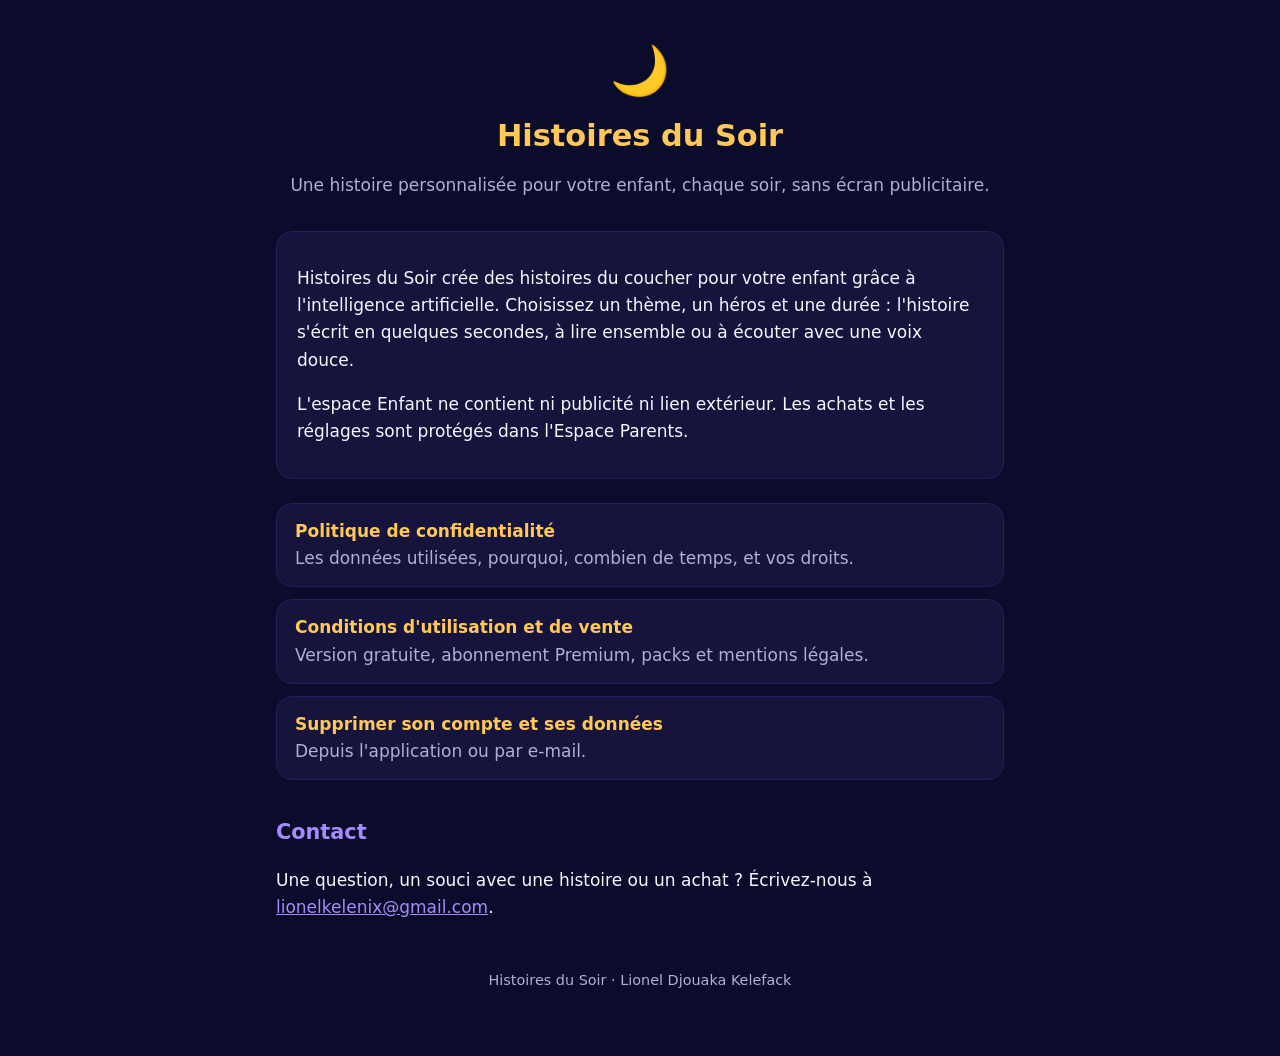
<file: index.html>
<!doctype html>
<html lang="fr">
<head>
  <meta charset="utf-8">
  <meta name="viewport" content="width=device-width, initial-scale=1">
  <title>Histoires du Soir</title>
  <meta name="description" content="Histoires du Soir : des histoires personnalisées pour endormir votre enfant, à lire ou à écouter, sans publicité.">
  <link rel="stylesheet" href="style.css">
</head>
<body>
<main>
  <header>
    <div class="lune" aria-hidden="true">🌙</div>
    <h1>Histoires du Soir</h1>
    <p class="doux">Une histoire personnalisée pour votre enfant, chaque soir, sans écran publicitaire.</p>
  </header>

  <div class="carte">
    <p>Histoires du Soir crée des histoires du coucher pour votre enfant grâce à l'intelligence
      artificielle. Choisissez un thème, un héros et une durée : l'histoire s'écrit en quelques
      secondes, à lire ensemble ou à écouter avec une voix douce.</p>
    <p>L'espace Enfant ne contient ni publicité ni lien extérieur. Les achats et les réglages sont
      protégés dans l'Espace Parents.</p>
  </div>

  <nav class="liens" aria-label="Informations">
    <a href="confidentialite.html"><strong>Politique de confidentialité</strong><br>
      <span class="doux">Les données utilisées, pourquoi, combien de temps, et vos droits.</span></a>
    <a href="conditions.html"><strong>Conditions d'utilisation et de vente</strong><br>
      <span class="doux">Version gratuite, abonnement Premium, packs et mentions légales.</span></a>
    <a href="suppression-compte.html"><strong>Supprimer son compte et ses données</strong><br>
      <span class="doux">Depuis l'application ou par e-mail.</span></a>
  </nav>

  <h2>Contact</h2>
  <p>Une question, un souci avec une histoire ou un achat ? Écrivez-nous à
    <a href="mailto:lionelkelenix@gmail.com">lionelkelenix@gmail.com</a>.</p>

  <footer>Histoires du Soir · Lionel Djouaka Kelefack</footer>
</main>
</body>
</html>
</file>
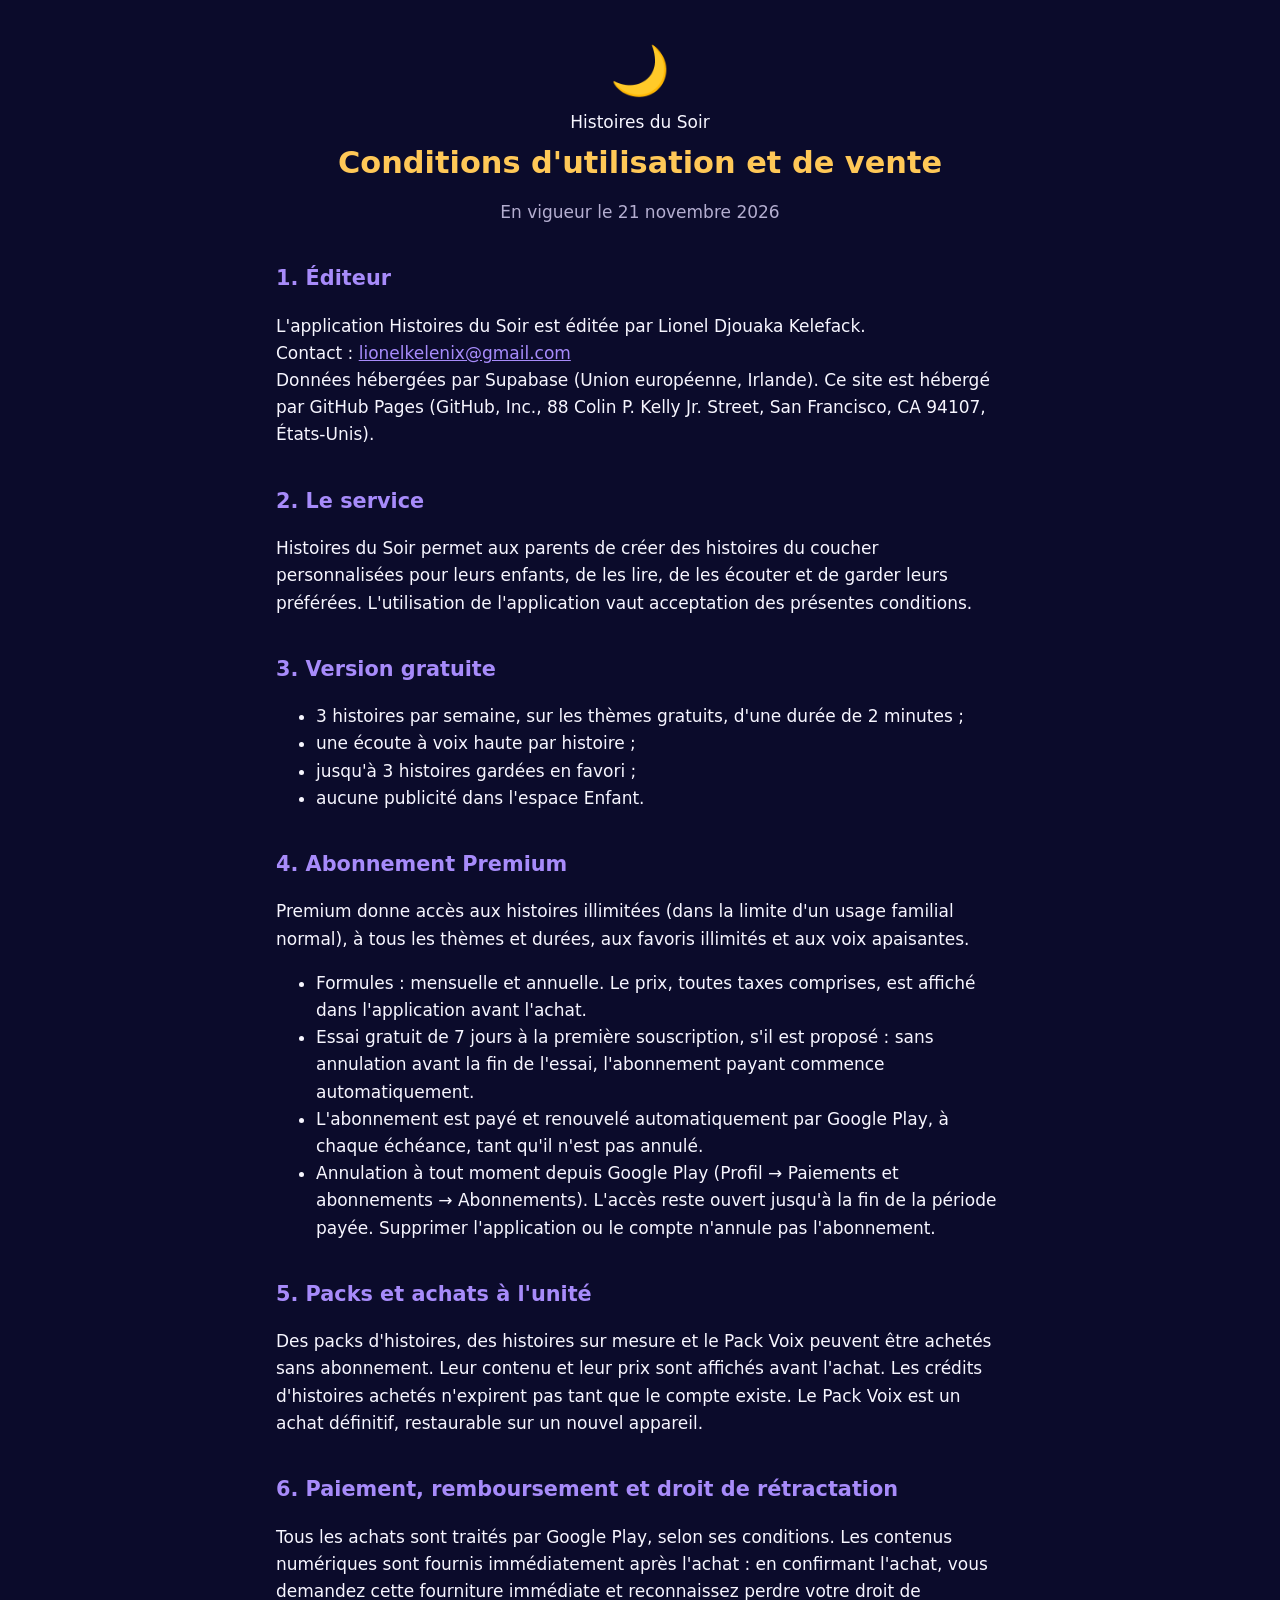
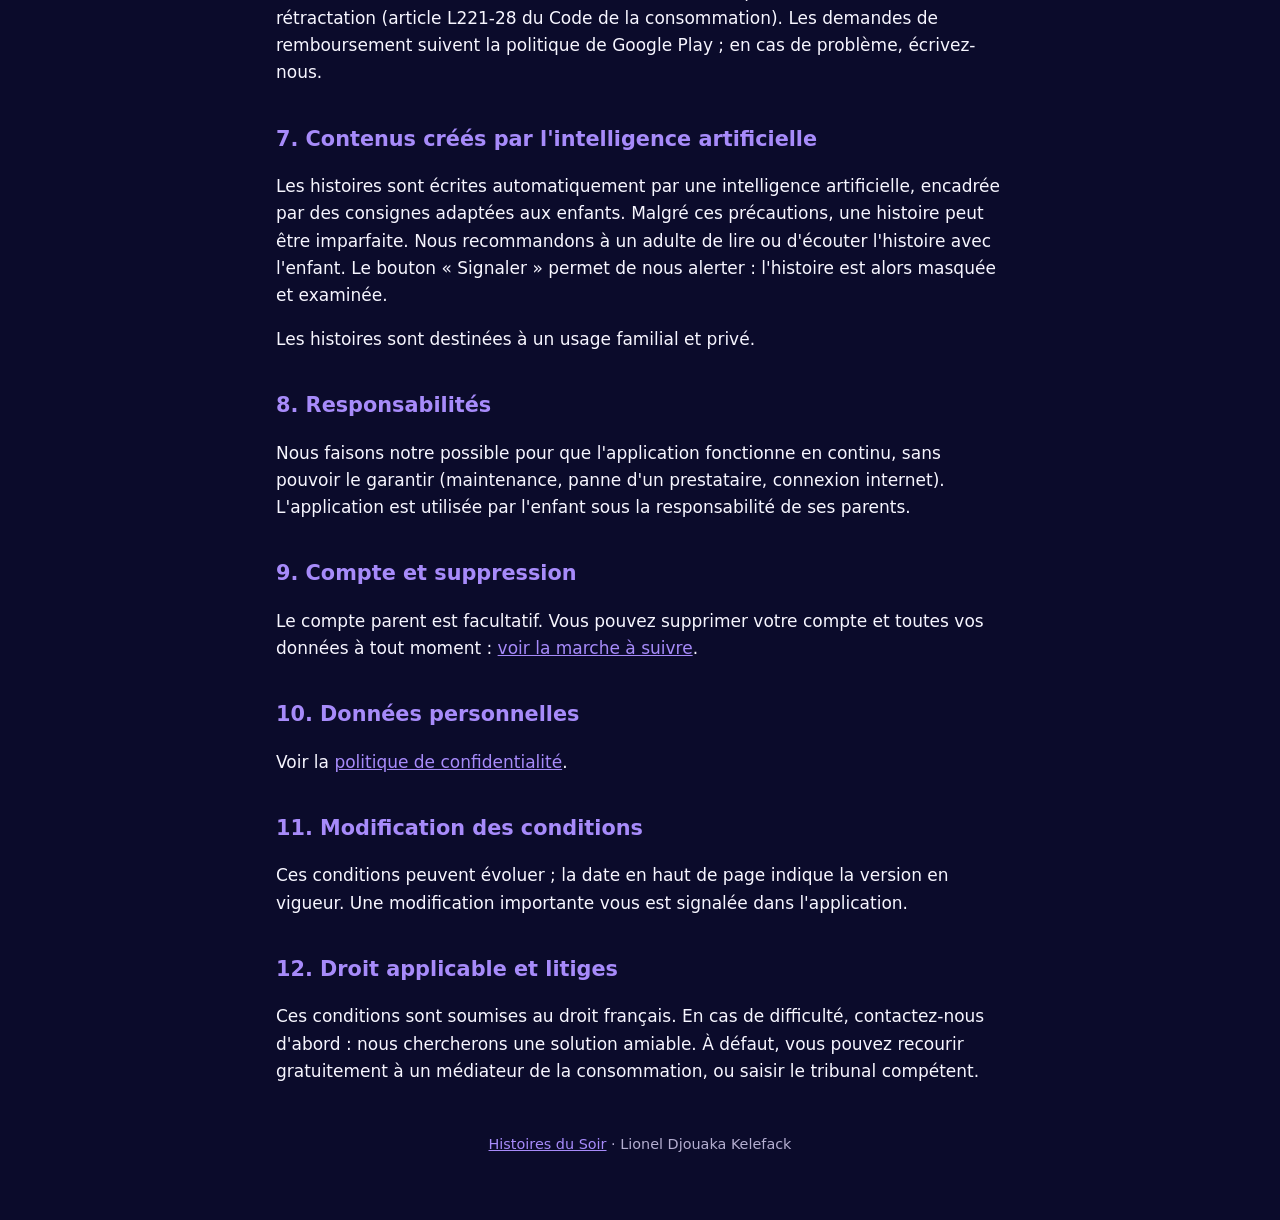
<file: conditions.html>
<!doctype html>
<html lang="fr">
<head>
  <meta charset="utf-8">
  <meta name="viewport" content="width=device-width, initial-scale=1">
  <title>Conditions d'utilisation et de vente · Histoires du Soir</title>
  <link rel="stylesheet" href="style.css">
</head>
<body>
<main>
  <header>
    <a href="index.html"><div class="lune" aria-hidden="true">🌙</div>Histoires du Soir</a>
    <h1>Conditions d'utilisation et de vente</h1>
    <p class="doux">En vigueur le 21 novembre 2026</p>
  </header>

  <h2>1. Éditeur</h2>
  <p>L'application Histoires du Soir est éditée par Lionel Djouaka Kelefack.<br>
    Contact : <a href="mailto:lionelkelenix@gmail.com">lionelkelenix@gmail.com</a><br>
    Données hébergées par Supabase (Union européenne, Irlande). Ce site est hébergé par GitHub Pages
    (GitHub, Inc., 88 Colin P. Kelly Jr. Street, San Francisco, CA 94107, États-Unis).</p>

  <h2>2. Le service</h2>
  <p>Histoires du Soir permet aux parents de créer des histoires du coucher personnalisées pour
    leurs enfants, de les lire, de les écouter et de garder leurs préférées. L'utilisation de
    l'application vaut acceptation des présentes conditions.</p>

  <h2>3. Version gratuite</h2>
  <ul>
    <li>3 histoires par semaine, sur les thèmes gratuits, d'une durée de 2 minutes ;</li>
    <li>une écoute à voix haute par histoire ;</li>
    <li>jusqu'à 3 histoires gardées en favori ;</li>
    <li>aucune publicité dans l'espace Enfant.</li>
  </ul>

  <h2>4. Abonnement Premium</h2>
  <p>Premium donne accès aux histoires illimitées (dans la limite d'un usage familial normal),
    à tous les thèmes et durées, aux favoris illimités et aux voix apaisantes.</p>
  <ul>
    <li>Formules : mensuelle et annuelle. Le prix, toutes taxes comprises, est affiché dans
      l'application avant l'achat.</li>
    <li>Essai gratuit de 7 jours à la première souscription, s'il est proposé : sans annulation
      avant la fin de l'essai, l'abonnement payant commence automatiquement.</li>
    <li>L'abonnement est payé et renouvelé automatiquement par Google Play, à chaque échéance,
      tant qu'il n'est pas annulé.</li>
    <li>Annulation à tout moment depuis Google Play (Profil → Paiements et abonnements →
      Abonnements). L'accès reste ouvert jusqu'à la fin de la période payée. Supprimer
      l'application ou le compte n'annule pas l'abonnement.</li>
  </ul>

  <h2>5. Packs et achats à l'unité</h2>
  <p>Des packs d'histoires, des histoires sur mesure et le Pack Voix peuvent être achetés sans
    abonnement. Leur contenu et leur prix sont affichés avant l'achat. Les crédits d'histoires
    achetés n'expirent pas tant que le compte existe. Le Pack Voix est un achat définitif,
    restaurable sur un nouvel appareil.</p>

  <h2>6. Paiement, remboursement et droit de rétractation</h2>
  <p>Tous les achats sont traités par Google Play, selon ses conditions. Les contenus numériques
    sont fournis immédiatement après l'achat : en confirmant l'achat, vous demandez cette fourniture
    immédiate et reconnaissez perdre votre droit de rétractation (article L221-28 du Code de la
    consommation). Les demandes de remboursement suivent la politique de Google Play ; en cas de
    problème, écrivez-nous.</p>

  <h2>7. Contenus créés par l'intelligence artificielle</h2>
  <p>Les histoires sont écrites automatiquement par une intelligence artificielle, encadrée par des
    consignes adaptées aux enfants. Malgré ces précautions, une histoire peut être imparfaite. Nous
    recommandons à un adulte de lire ou d'écouter l'histoire avec l'enfant. Le bouton « Signaler »
    permet de nous alerter : l'histoire est alors masquée et examinée.</p>
  <p>Les histoires sont destinées à un usage familial et privé.</p>

  <h2>8. Responsabilités</h2>
  <p>Nous faisons notre possible pour que l'application fonctionne en continu, sans pouvoir le
    garantir (maintenance, panne d'un prestataire, connexion internet). L'application est utilisée
    par l'enfant sous la responsabilité de ses parents.</p>

  <h2>9. Compte et suppression</h2>
  <p>Le compte parent est facultatif. Vous pouvez supprimer votre compte et toutes vos données à
    tout moment : <a href="suppression-compte.html">voir la marche à suivre</a>.</p>

  <h2>10. Données personnelles</h2>
  <p>Voir la <a href="confidentialite.html">politique de confidentialité</a>.</p>

  <h2>11. Modification des conditions</h2>
  <p>Ces conditions peuvent évoluer ; la date en haut de page indique la version en vigueur. Une
    modification importante vous est signalée dans l'application.</p>

  <h2>12. Droit applicable et litiges</h2>
  <p>Ces conditions sont soumises au droit français. En cas de difficulté, contactez-nous d'abord :
    nous chercherons une solution amiable. À défaut, vous pouvez recourir gratuitement à un
    médiateur de la consommation, ou saisir le tribunal compétent.</p>

  <footer><a href="index.html">Histoires du Soir</a> · Lionel Djouaka Kelefack</footer>
</main>
</body>
</html>
</file>
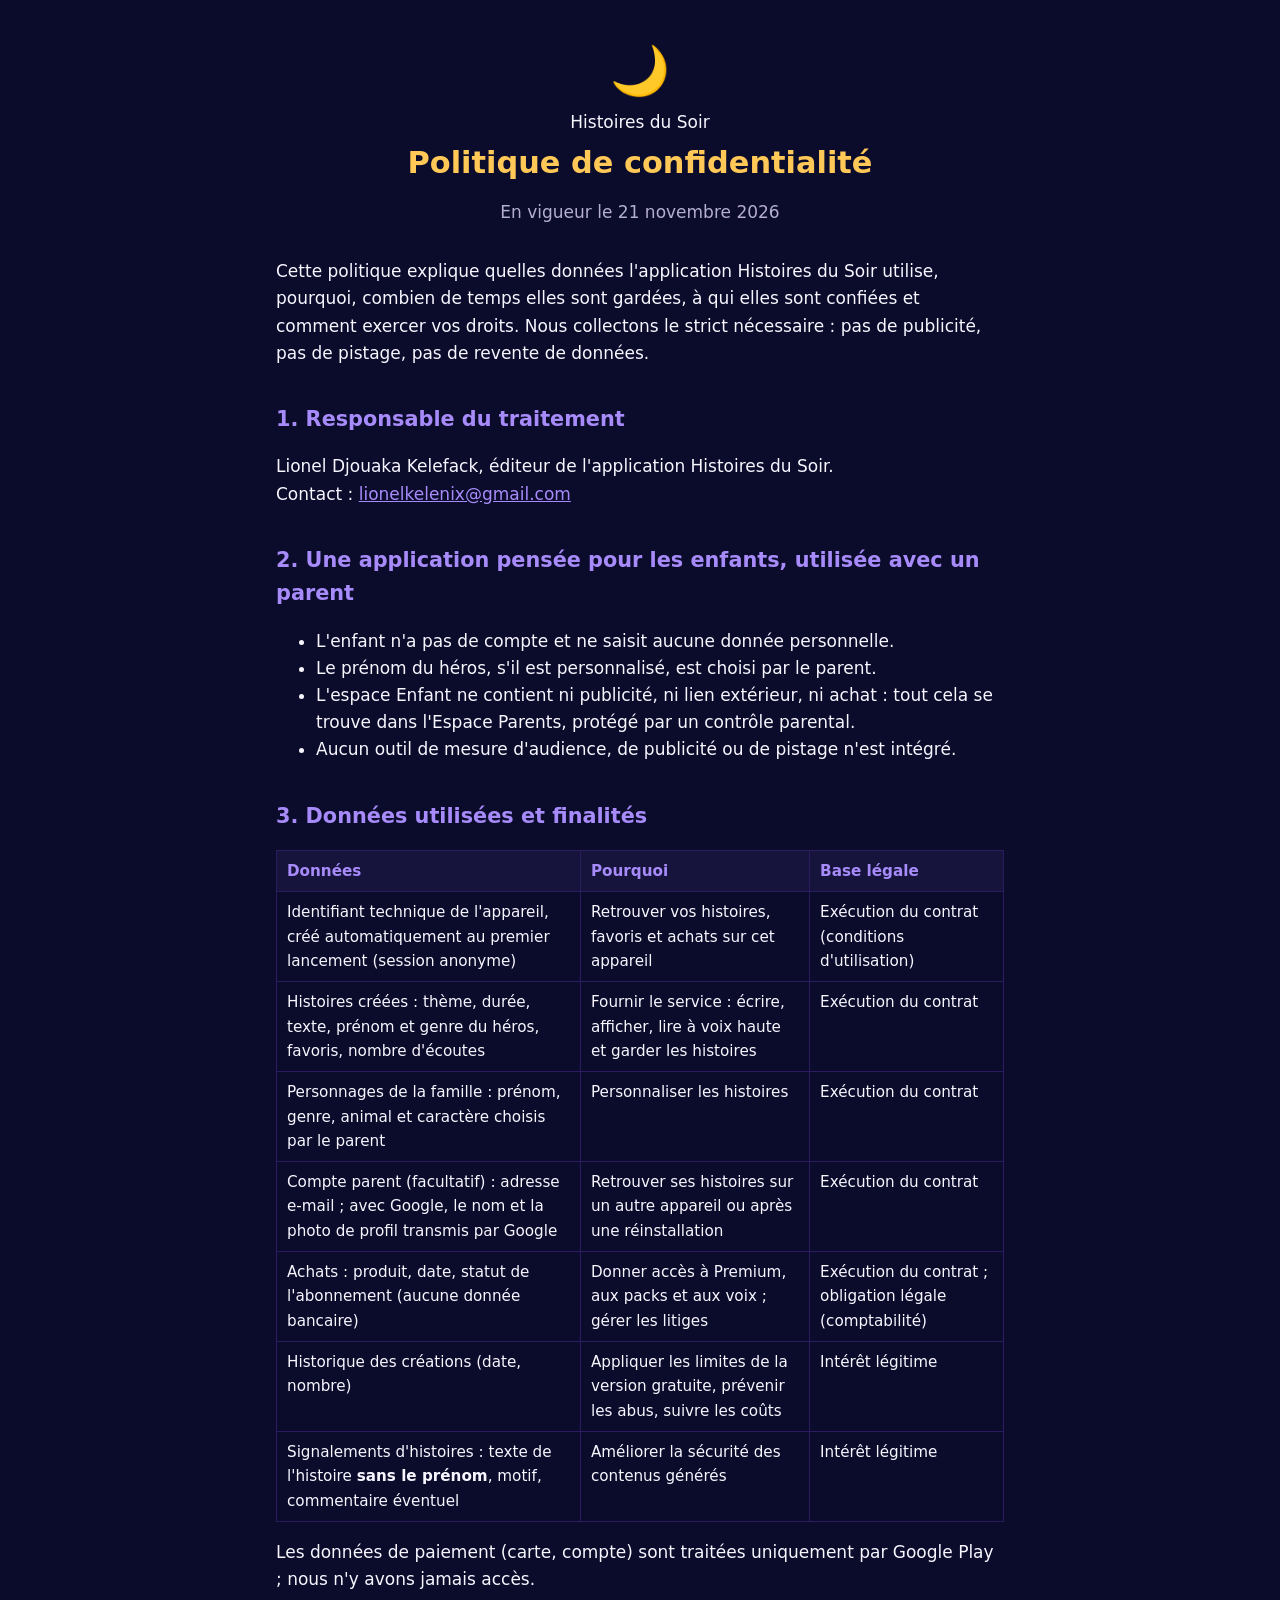
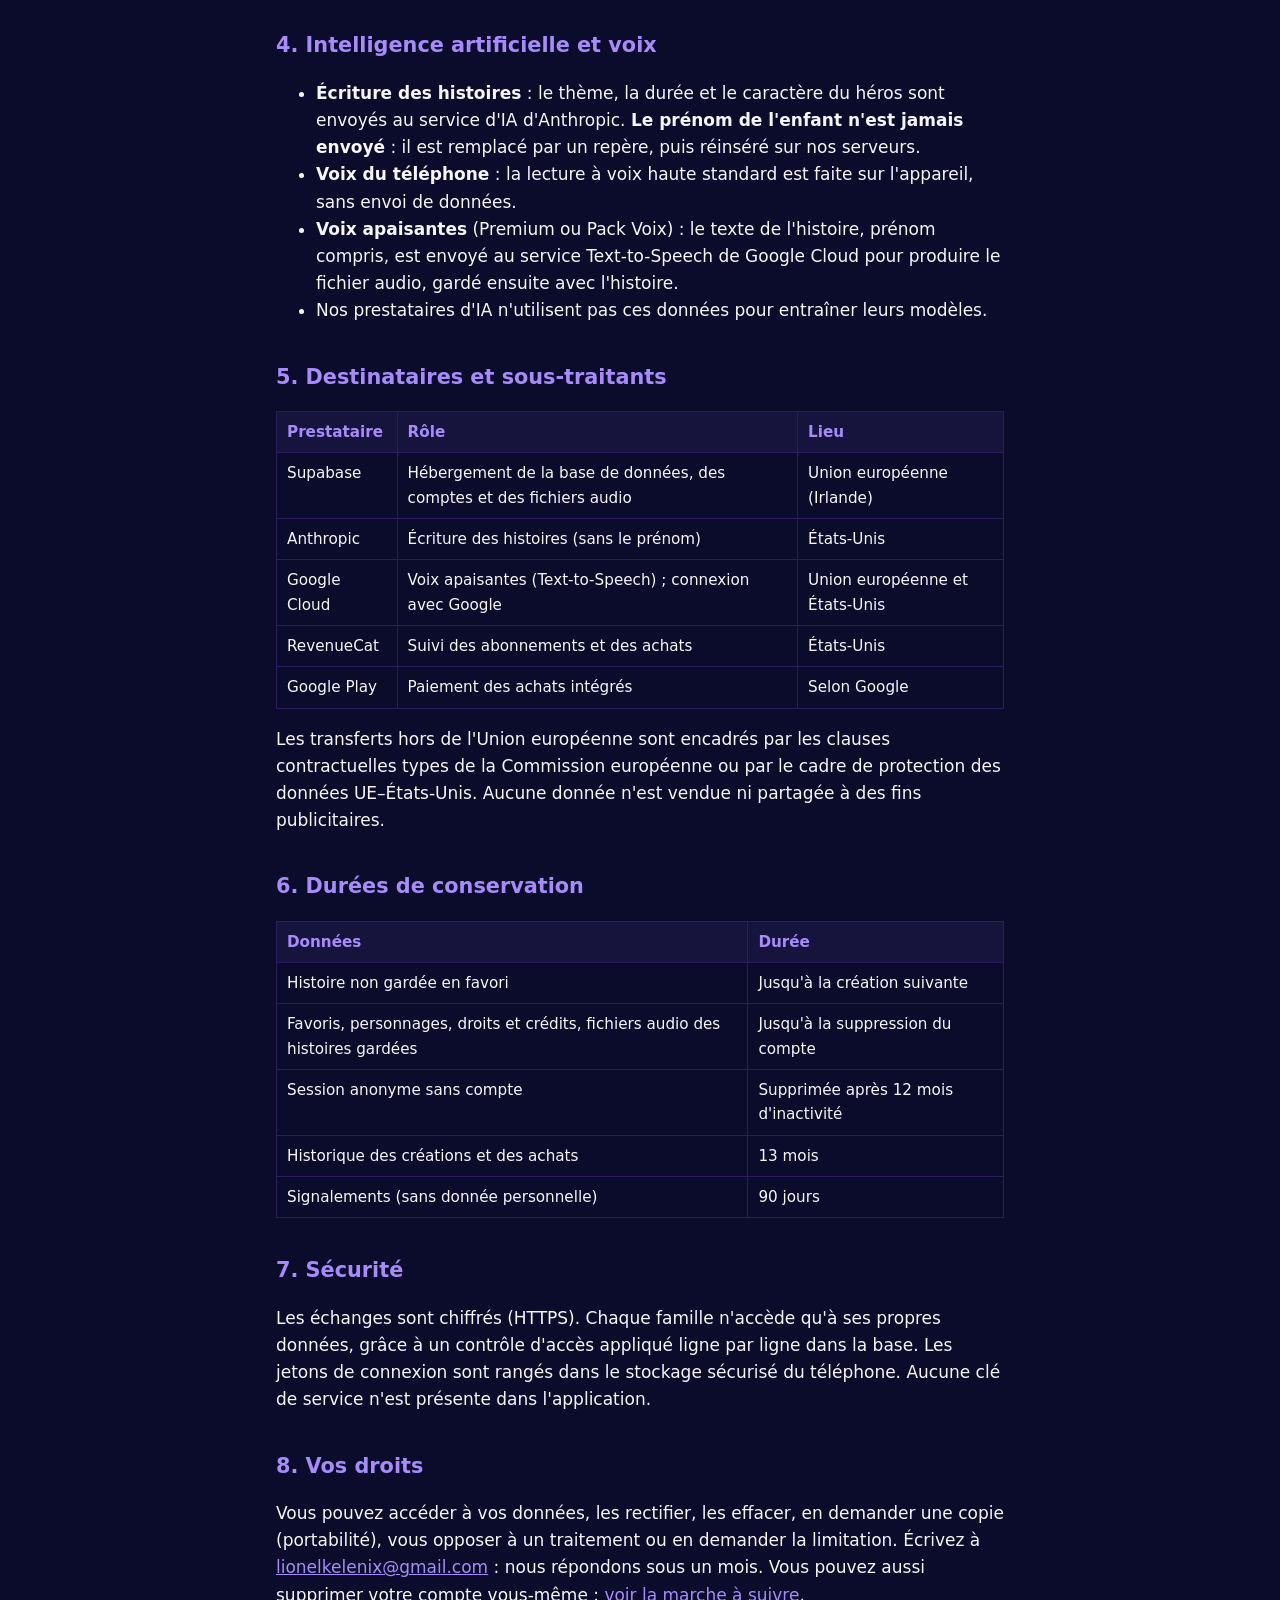
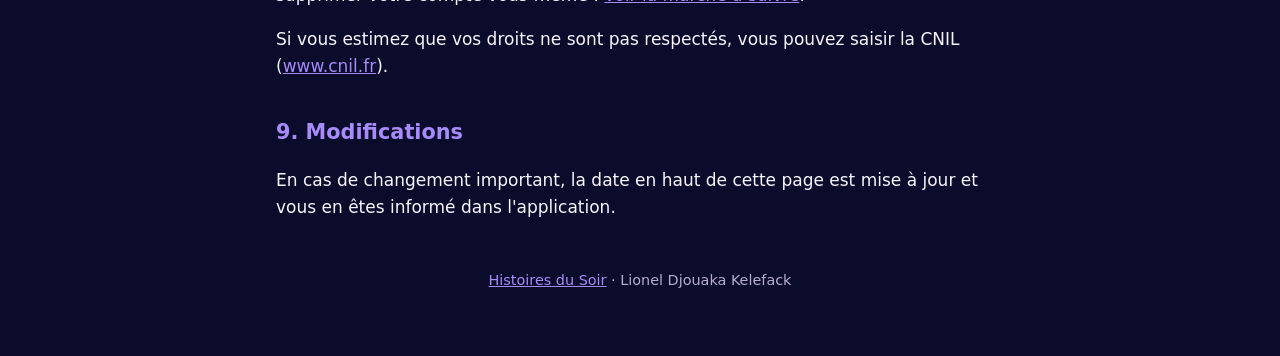
<file: confidentialite.html>
<!doctype html>
<html lang="fr">
<head>
  <meta charset="utf-8">
  <meta name="viewport" content="width=device-width, initial-scale=1">
  <title>Politique de confidentialité · Histoires du Soir</title>
  <link rel="stylesheet" href="style.css">
</head>
<body>
<main>
  <header>
    <a href="index.html"><div class="lune" aria-hidden="true">🌙</div>Histoires du Soir</a>
    <h1>Politique de confidentialité</h1>
    <p class="doux">En vigueur le 21 novembre 2026</p>
  </header>

  <p>Cette politique explique quelles données l'application Histoires du Soir utilise, pourquoi,
    combien de temps elles sont gardées, à qui elles sont confiées et comment exercer vos droits.
    Nous collectons le strict nécessaire : pas de publicité, pas de pistage, pas de revente de
    données.</p>

  <h2>1. Responsable du traitement</h2>
  <p>Lionel Djouaka Kelefack, éditeur de l'application Histoires du Soir.<br>
    Contact : <a href="mailto:lionelkelenix@gmail.com">lionelkelenix@gmail.com</a></p>

  <h2>2. Une application pensée pour les enfants, utilisée avec un parent</h2>
  <ul>
    <li>L'enfant n'a pas de compte et ne saisit aucune donnée personnelle.</li>
    <li>Le prénom du héros, s'il est personnalisé, est choisi par le parent.</li>
    <li>L'espace Enfant ne contient ni publicité, ni lien extérieur, ni achat : tout cela se trouve
      dans l'Espace Parents, protégé par un contrôle parental.</li>
    <li>Aucun outil de mesure d'audience, de publicité ou de pistage n'est intégré.</li>
  </ul>

  <h2>3. Données utilisées et finalités</h2>
  <table>
    <tr><th>Données</th><th>Pourquoi</th><th>Base légale</th></tr>
    <tr><td>Identifiant technique de l'appareil, créé automatiquement au premier lancement
      (session anonyme)</td><td>Retrouver vos histoires, favoris et achats sur cet appareil</td>
      <td>Exécution du contrat (conditions d'utilisation)</td></tr>
    <tr><td>Histoires créées : thème, durée, texte, prénom et genre du héros, favoris, nombre
      d'écoutes</td><td>Fournir le service : écrire, afficher, lire à voix haute et garder les
      histoires</td><td>Exécution du contrat</td></tr>
    <tr><td>Personnages de la famille : prénom, genre, animal et caractère choisis par le parent
      </td><td>Personnaliser les histoires</td><td>Exécution du contrat</td></tr>
    <tr><td>Compte parent (facultatif) : adresse e-mail ; avec Google, le nom et la photo de profil
      transmis par Google</td><td>Retrouver ses histoires sur un autre appareil ou après une
      réinstallation</td><td>Exécution du contrat</td></tr>
    <tr><td>Achats : produit, date, statut de l'abonnement (aucune donnée bancaire)</td>
      <td>Donner accès à Premium, aux packs et aux voix ; gérer les litiges</td>
      <td>Exécution du contrat ; obligation légale (comptabilité)</td></tr>
    <tr><td>Historique des créations (date, nombre)</td><td>Appliquer les limites de la version
      gratuite, prévenir les abus, suivre les coûts</td><td>Intérêt légitime</td></tr>
    <tr><td>Signalements d'histoires : texte de l'histoire <strong>sans le prénom</strong>, motif,
      commentaire éventuel</td><td>Améliorer la sécurité des contenus générés</td>
      <td>Intérêt légitime</td></tr>
  </table>
  <p>Les données de paiement (carte, compte) sont traitées uniquement par Google Play ; nous n'y
    avons jamais accès.</p>

  <h2>4. Intelligence artificielle et voix</h2>
  <ul>
    <li><strong>Écriture des histoires</strong> : le thème, la durée et le caractère du héros sont
      envoyés au service d'IA d'Anthropic. <strong>Le prénom de l'enfant n'est jamais
      envoyé</strong> : il est remplacé par un repère, puis réinséré sur nos serveurs.</li>
    <li><strong>Voix du téléphone</strong> : la lecture à voix haute standard est faite sur
      l'appareil, sans envoi de données.</li>
    <li><strong>Voix apaisantes</strong> (Premium ou Pack Voix) : le texte de l'histoire, prénom
      compris, est envoyé au service Text-to-Speech de Google Cloud pour produire le fichier audio,
      gardé ensuite avec l'histoire.</li>
    <li>Nos prestataires d'IA n'utilisent pas ces données pour entraîner leurs modèles.</li>
  </ul>

  <h2>5. Destinataires et sous-traitants</h2>
  <table>
    <tr><th>Prestataire</th><th>Rôle</th><th>Lieu</th></tr>
    <tr><td>Supabase</td><td>Hébergement de la base de données, des comptes et des fichiers audio
      </td><td>Union européenne (Irlande)</td></tr>
    <tr><td>Anthropic</td><td>Écriture des histoires (sans le prénom)</td><td>États-Unis</td></tr>
    <tr><td>Google Cloud</td><td>Voix apaisantes (Text-to-Speech) ; connexion avec Google</td>
      <td>Union européenne et États-Unis</td></tr>
    <tr><td>RevenueCat</td><td>Suivi des abonnements et des achats</td><td>États-Unis</td></tr>
    <tr><td>Google Play</td><td>Paiement des achats intégrés</td><td>Selon Google</td></tr>
  </table>
  <p>Les transferts hors de l'Union européenne sont encadrés par les clauses contractuelles types
    de la Commission européenne ou par le cadre de protection des données UE–États-Unis. Aucune
    donnée n'est vendue ni partagée à des fins publicitaires.</p>

  <h2>6. Durées de conservation</h2>
  <table>
    <tr><th>Données</th><th>Durée</th></tr>
    <tr><td>Histoire non gardée en favori</td><td>Jusqu'à la création suivante</td></tr>
    <tr><td>Favoris, personnages, droits et crédits, fichiers audio des histoires gardées</td>
      <td>Jusqu'à la suppression du compte</td></tr>
    <tr><td>Session anonyme sans compte</td><td>Supprimée après 12 mois d'inactivité</td></tr>
    <tr><td>Historique des créations et des achats</td><td>13 mois</td></tr>
    <tr><td>Signalements (sans donnée personnelle)</td><td>90 jours</td></tr>
  </table>

  <h2>7. Sécurité</h2>
  <p>Les échanges sont chiffrés (HTTPS). Chaque famille n'accède qu'à ses propres données, grâce à
    un contrôle d'accès appliqué ligne par ligne dans la base. Les jetons de connexion sont rangés
    dans le stockage sécurisé du téléphone. Aucune clé de service n'est présente dans
    l'application.</p>

  <h2>8. Vos droits</h2>
  <p>Vous pouvez accéder à vos données, les rectifier, les effacer, en demander une copie
    (portabilité), vous opposer à un traitement ou en demander la limitation. Écrivez à
    <a href="mailto:lionelkelenix@gmail.com">lionelkelenix@gmail.com</a> : nous répondons sous un
    mois. Vous pouvez aussi supprimer votre compte vous-même :
    <a href="suppression-compte.html">voir la marche à suivre</a>.</p>
  <p>Si vous estimez que vos droits ne sont pas respectés, vous pouvez saisir la CNIL
    (<a href="https://www.cnil.fr">www.cnil.fr</a>).</p>

  <h2>9. Modifications</h2>
  <p>En cas de changement important, la date en haut de cette page est mise à jour et vous en êtes
    informé dans l'application.</p>

  <footer><a href="index.html">Histoires du Soir</a> · Lionel Djouaka Kelefack</footer>
</main>
</body>
</html>
</file>
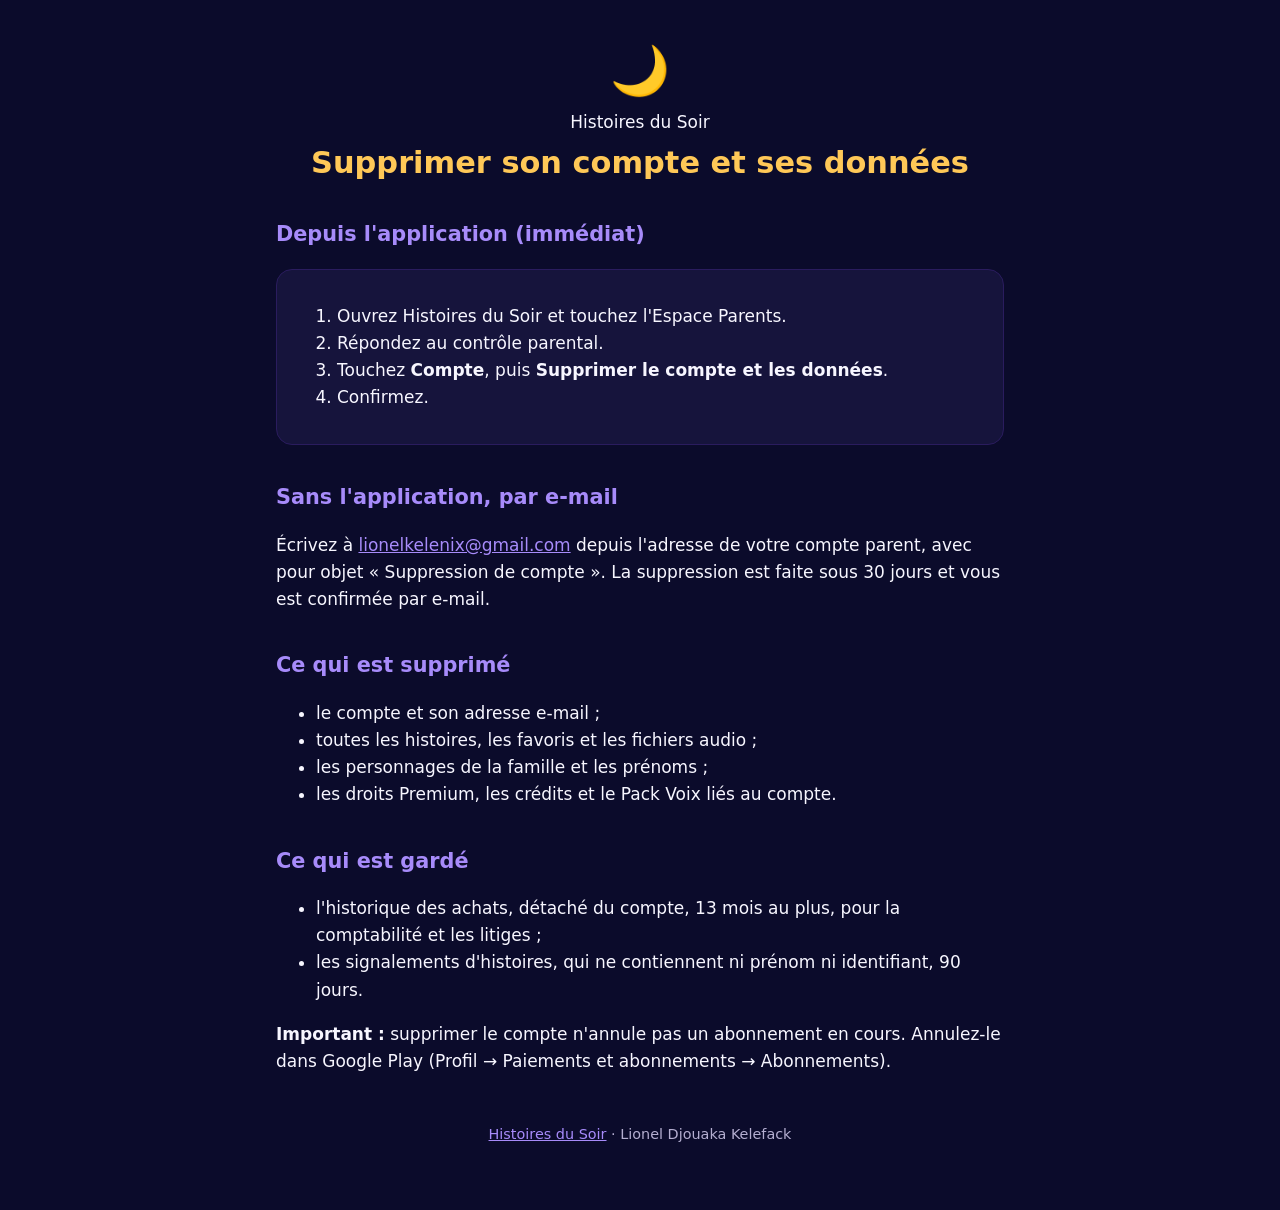
<file: suppression-compte.html>
<!doctype html>
<html lang="fr">
<head>
  <meta charset="utf-8">
  <meta name="viewport" content="width=device-width, initial-scale=1">
  <title>Supprimer son compte · Histoires du Soir</title>
  <link rel="stylesheet" href="style.css">
</head>
<body>
<main>
  <header>
    <a href="index.html"><div class="lune" aria-hidden="true">🌙</div>Histoires du Soir</a>
    <h1>Supprimer son compte et ses données</h1>
  </header>

  <h2>Depuis l'application (immédiat)</h2>
  <div class="carte">
    <ol>
      <li>Ouvrez Histoires du Soir et touchez l'Espace Parents.</li>
      <li>Répondez au contrôle parental.</li>
      <li>Touchez <strong>Compte</strong>, puis <strong>Supprimer le compte et les données</strong>.</li>
      <li>Confirmez.</li>
    </ol>
  </div>

  <h2>Sans l'application, par e-mail</h2>
  <p>Écrivez à <a href="mailto:lionelkelenix@gmail.com?subject=Suppression%20de%20compte%20Histoires%20du%20Soir">lionelkelenix@gmail.com</a>
    depuis l'adresse de votre compte parent, avec pour objet « Suppression de compte ». La suppression
    est faite sous 30 jours et vous est confirmée par e-mail.</p>

  <h2>Ce qui est supprimé</h2>
  <ul>
    <li>le compte et son adresse e-mail ;</li>
    <li>toutes les histoires, les favoris et les fichiers audio ;</li>
    <li>les personnages de la famille et les prénoms ;</li>
    <li>les droits Premium, les crédits et le Pack Voix liés au compte.</li>
  </ul>

  <h2>Ce qui est gardé</h2>
  <ul>
    <li>l'historique des achats, détaché du compte, 13 mois au plus, pour la comptabilité et les
      litiges ;</li>
    <li>les signalements d'histoires, qui ne contiennent ni prénom ni identifiant, 90 jours.</li>
  </ul>

  <p><strong>Important :</strong> supprimer le compte n'annule pas un abonnement en cours.
    Annulez-le dans Google Play (Profil → Paiements et abonnements → Abonnements).</p>

  <footer><a href="index.html">Histoires du Soir</a> · Lionel Djouaka Kelefack</footer>
</main>
</body>
</html>
</file>
<file: style.css>
:root {
  --nuit: #0b0b2b;
  --surface: #16143c;
  --bordure: #2a1c5e;
  --violet: #6c5ce7;
  --lavande: #a78bfa;
  --or: #ffc857;
  --texte: #f7f6ff;
  --texte-doux: #b4aed0;
}

* { box-sizing: border-box; }

body {
  margin: 0;
  background: var(--nuit);
  color: var(--texte);
  font: 17px/1.6 system-ui, -apple-system, "Segoe UI", Roboto, sans-serif;
}

main { max-width: 760px; margin: 0 auto; padding: 32px 16px 64px; }

header { text-align: center; margin-bottom: 32px; }
header a { color: var(--texte); text-decoration: none; }
header .lune { font-size: 48px; }
h1 { color: var(--or); font-size: 1.9rem; line-height: 1.25; margin: 8px 0; }
h2 { color: var(--lavande); font-size: 1.3rem; margin-top: 36px; }
h3 { font-size: 1.05rem; margin-top: 24px; }
p, li { color: var(--texte); }
.doux { color: var(--texte-doux); }
a { color: var(--lavande); }

.carte {
  background: var(--surface);
  border: 1px solid var(--bordure);
  border-radius: 16px;
  padding: 16px 20px;
  margin: 16px 0;
}

table { width: 100%; border-collapse: collapse; margin: 12px 0; font-size: 0.95rem; }
th, td { border: 1px solid var(--bordure); padding: 8px 10px; text-align: left; vertical-align: top; }
th { background: var(--surface); color: var(--lavande); }

nav.liens { display: grid; gap: 12px; margin-top: 24px; }
nav.liens a {
  display: block;
  background: var(--surface);
  border: 1px solid var(--bordure);
  border-radius: 16px;
  padding: 14px 18px;
  text-decoration: none;
  color: var(--texte);
}
nav.liens a strong { color: var(--or); }

footer { margin-top: 48px; text-align: center; font-size: 0.9rem; color: var(--texte-doux); }
</file>
